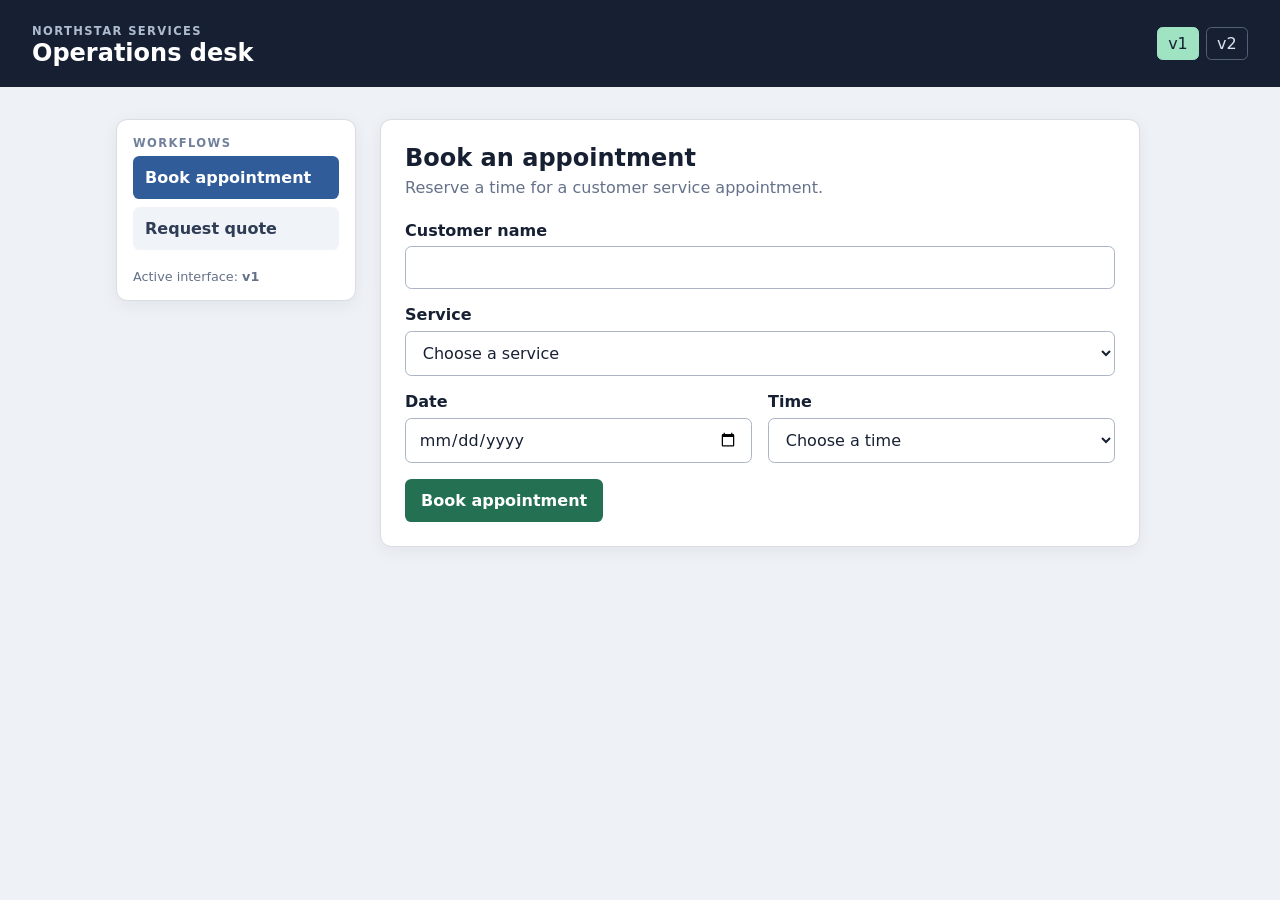
<file: target/index.html>
<!doctype html>
<html lang="en">
<head>
  <meta charset="utf-8">
  <meta name="viewport" content="width=device-width, initial-scale=1">
  <title>Northstar Operations</title>
  <link rel="stylesheet" href="styles.css">
</head>
<body>
  <header>
    <div>
      <span class="eyebrow">Northstar Services</span>
      <h1>Operations desk</h1>
    </div>
    <nav aria-label="Demo version">
      <a id="version-v1" href="?version=v1">v1</a>
      <a id="version-v2" href="?version=v2">v2</a>
    </nav>
  </header>

  <main>
    <aside>
      <p class="eyebrow">Workflows</p>
      <div id="workflow-nav"></div>
      <p class="version-note">Active interface: <strong id="active-version"></strong></p>
    </aside>
    <section id="workspace" aria-live="polite"></section>
  </main>

  <script src="app.js"></script>
</body>
</html>
</file>
<file: target/styles.css>
:root {
  color-scheme: light;
  font-family: Inter, ui-sans-serif, system-ui, sans-serif;
  color: #172033;
  background: #eef1f5;
}

* { box-sizing: border-box; }

body {
  margin: 0;
  min-height: 100vh;
}

header {
  display: flex;
  justify-content: space-between;
  align-items: center;
  padding: 1.25rem 2rem;
  color: white;
  background: #172033;
}

h1, h2, p { margin-top: 0; }
h1 { margin-bottom: 0; font-size: 1.5rem; }
h2 { margin-bottom: .35rem; }

.eyebrow {
  margin-bottom: .35rem;
  color: #71809a;
  font-size: .72rem;
  font-weight: 800;
  letter-spacing: .12em;
  text-transform: uppercase;
}

header .eyebrow { color: #aebbd0; }

header nav {
  display: flex;
  gap: .4rem;
}

header nav a {
  padding: .4rem .65rem;
  border: 1px solid #526078;
  border-radius: .35rem;
  color: #dce4f0;
  text-decoration: none;
}

header nav a.active {
  color: #172033;
  background: #9fe3c2;
  border-color: #9fe3c2;
}

main {
  display: grid;
  grid-template-columns: 240px minmax(0, 760px);
  gap: 1.5rem;
  max-width: 1080px;
  margin: 2rem auto;
  padding: 0 1rem;
}

aside, .panel {
  border: 1px solid #d7dce5;
  border-radius: .7rem;
  background: white;
  box-shadow: 0 4px 18px rgb(23 32 51 / 6%);
}

aside {
  align-self: start;
  padding: 1rem;
}

#workflow-nav {
  display: grid;
  gap: .5rem;
}

#workflow-nav button {
  padding: .75rem;
  border: 0;
  border-radius: .4rem;
  color: #2e3c54;
  background: #f0f3f7;
  font: inherit;
  font-weight: 700;
  text-align: left;
  cursor: pointer;
}

#workflow-nav button.active {
  color: white;
  background: #315c9a;
}

.version-note {
  margin: 1.2rem 0 0;
  color: #657189;
  font-size: .8rem;
}

.panel { padding: 1.5rem; }
.intro { margin-bottom: 1.5rem; color: #657189; }

form {
  display: grid;
  gap: 1rem;
}

.field {
  display: grid;
  gap: .4rem;
}

.field-row {
  display: grid;
  grid-template-columns: 1fr 1fr;
  gap: 1rem;
}

label { font-weight: 700; }

input, select, textarea {
  width: 100%;
  padding: .7rem .8rem;
  border: 1px solid #aab4c3;
  border-radius: .4rem;
  background: white;
  color: inherit;
  font: inherit;
}

textarea { min-height: 110px; resize: vertical; }

button[type="submit"] {
  justify-self: start;
  padding: .75rem 1rem;
  border: 0;
  border-radius: .4rem;
  color: white;
  background: #237052;
  font: inherit;
  font-weight: 800;
  cursor: pointer;
}

.v2-actions {
  padding-top: .8rem;
  border-top: 1px solid #e3e7ed;
  text-align: right;
}

.v2-actions button[type="submit"] { justify-self: end; }

.confirmation {
  padding: 1rem;
  border-left: 5px solid #237052;
  border-radius: .35rem;
  background: #e8f7ef;
}

.confirmation h2 { color: #18533d; }
.confirmation p:last-child { margin-bottom: 0; }

@media (max-width: 700px) {
  header { padding: 1rem; }
  main { grid-template-columns: 1fr; margin-top: 1rem; }
  .field-row { grid-template-columns: 1fr; }
}
</file>
